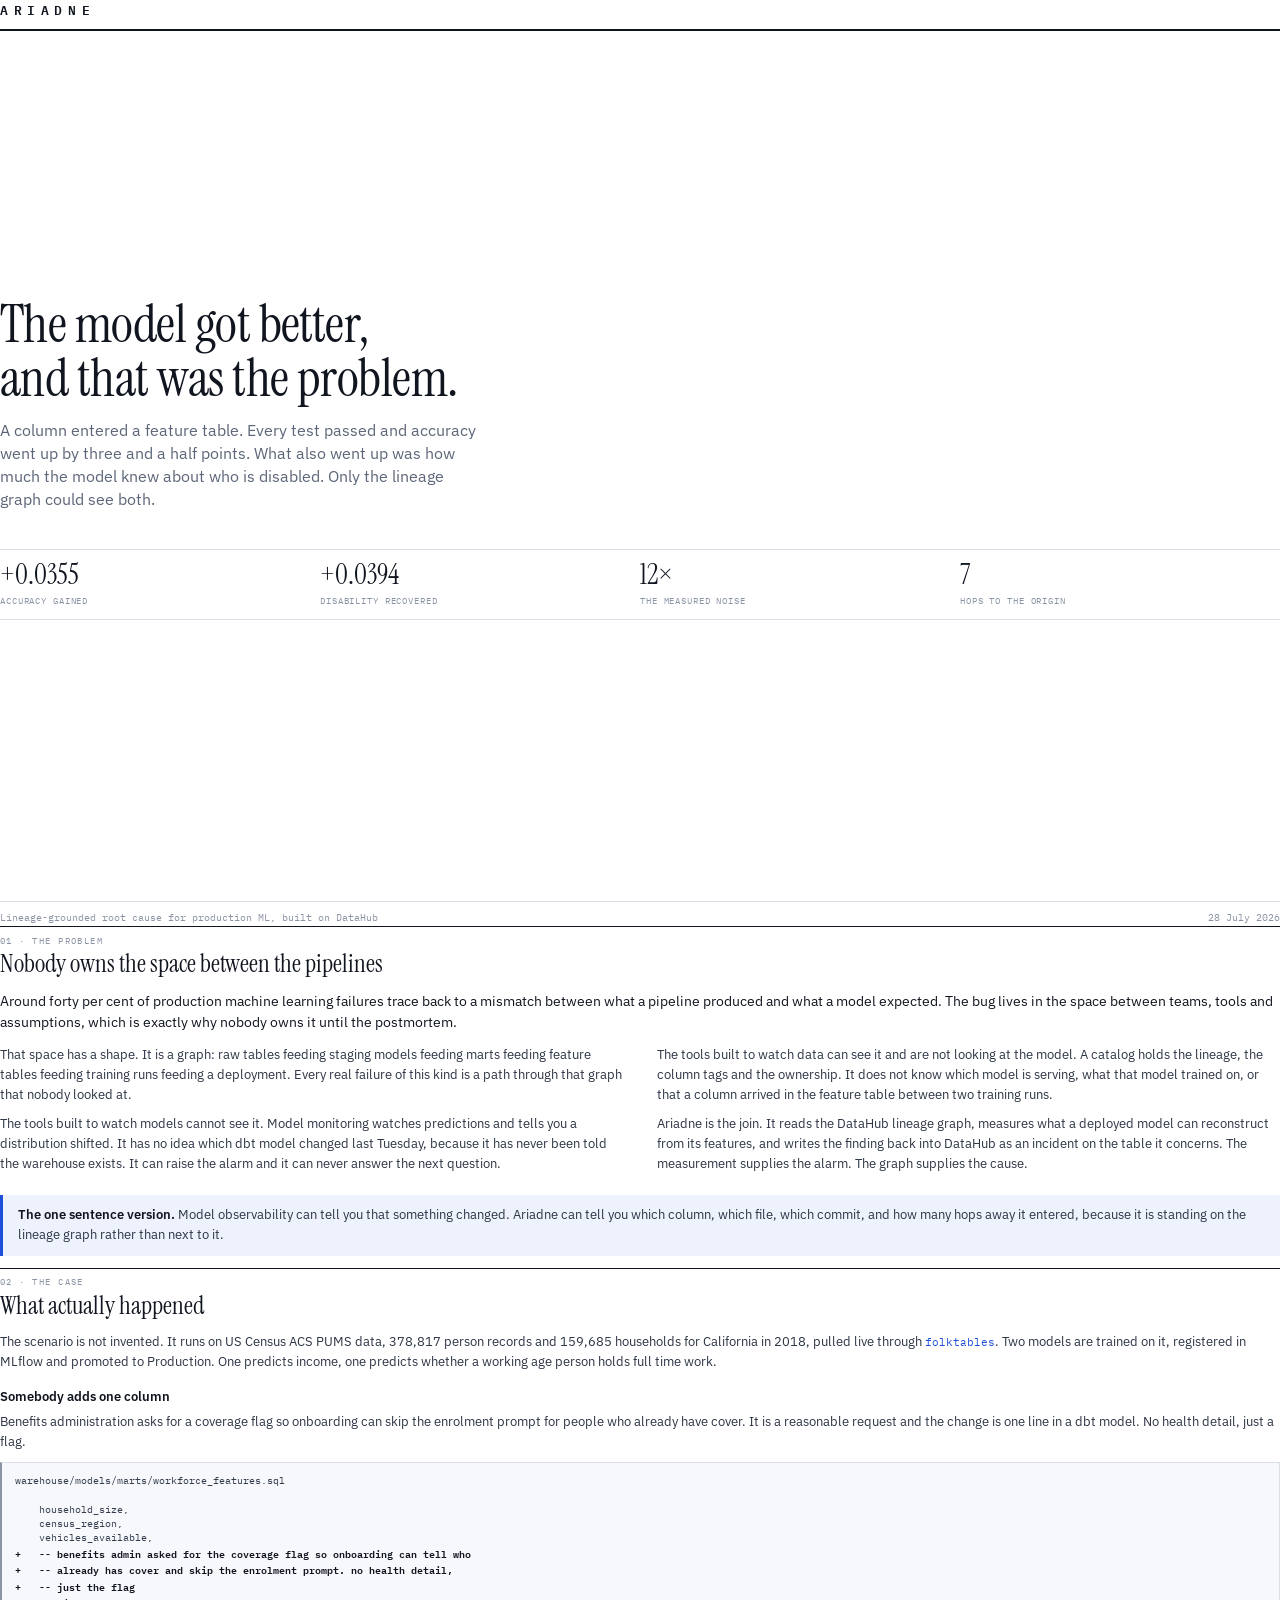
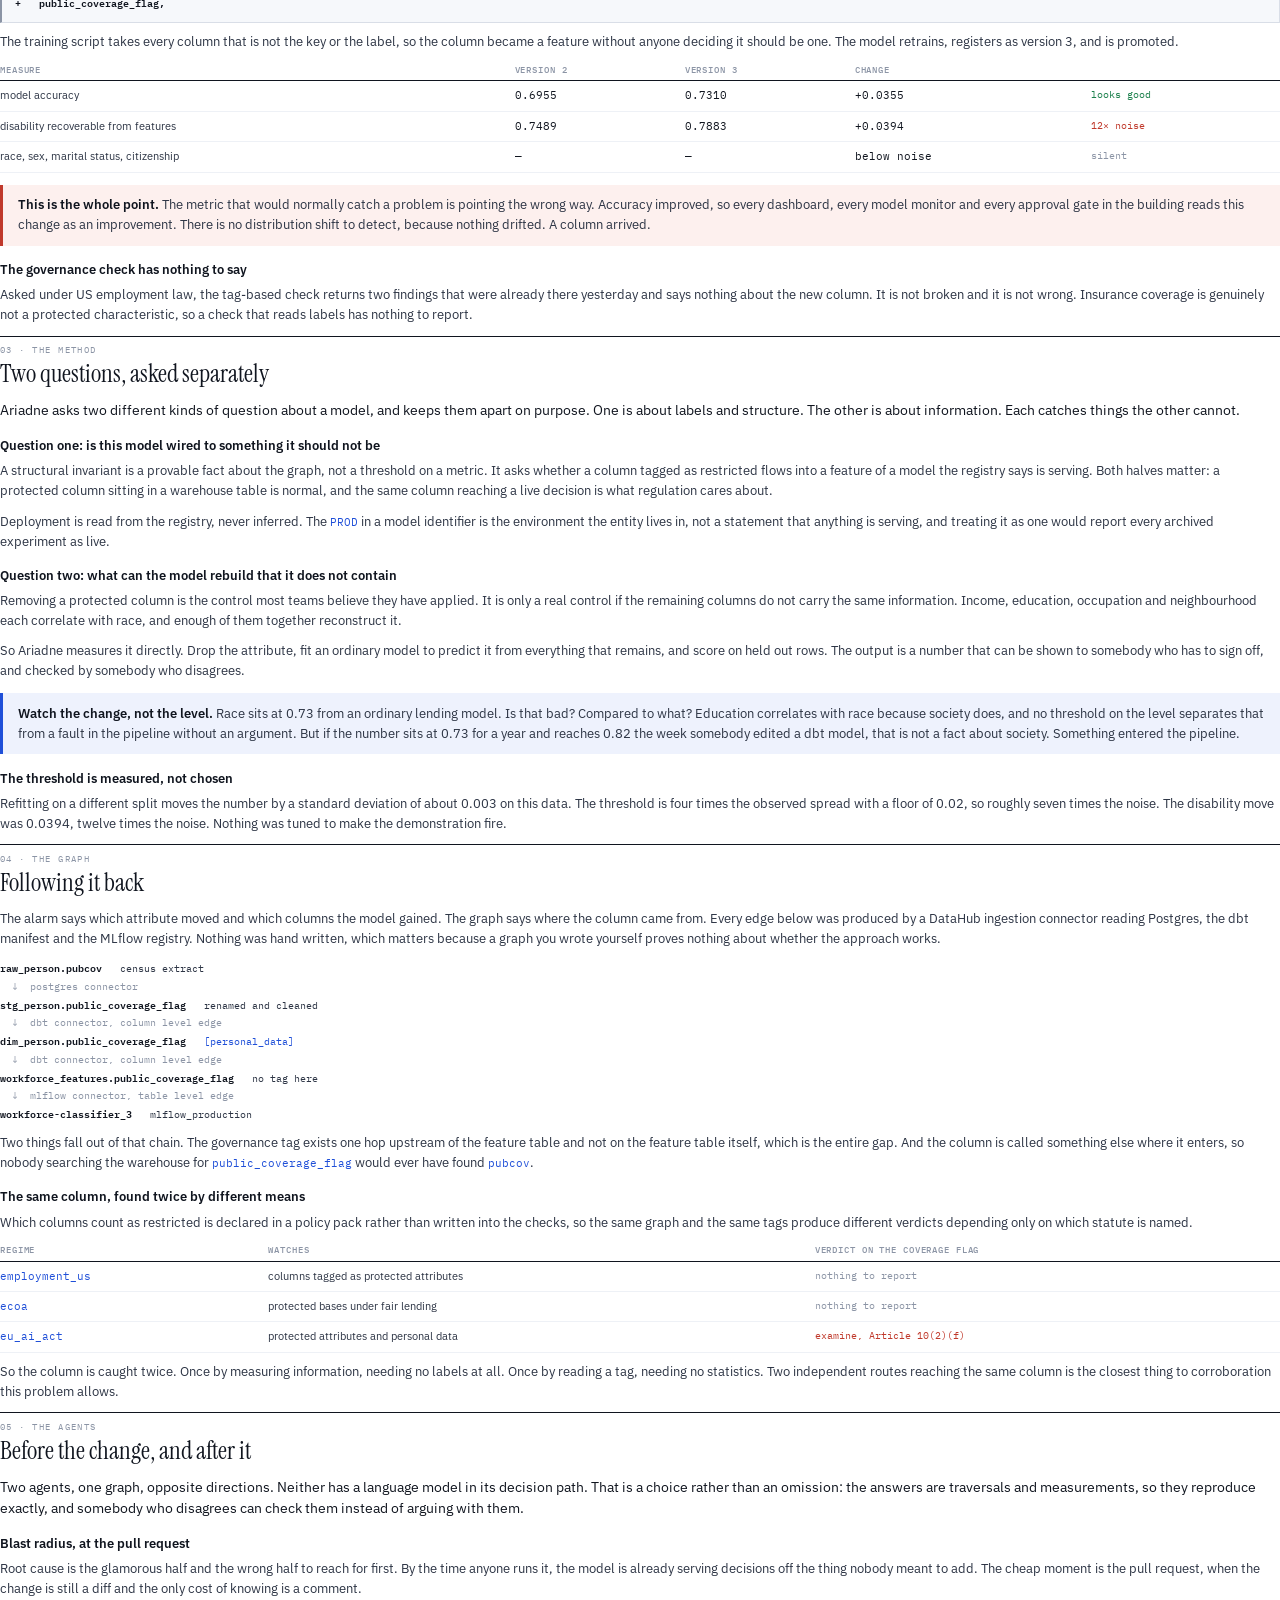
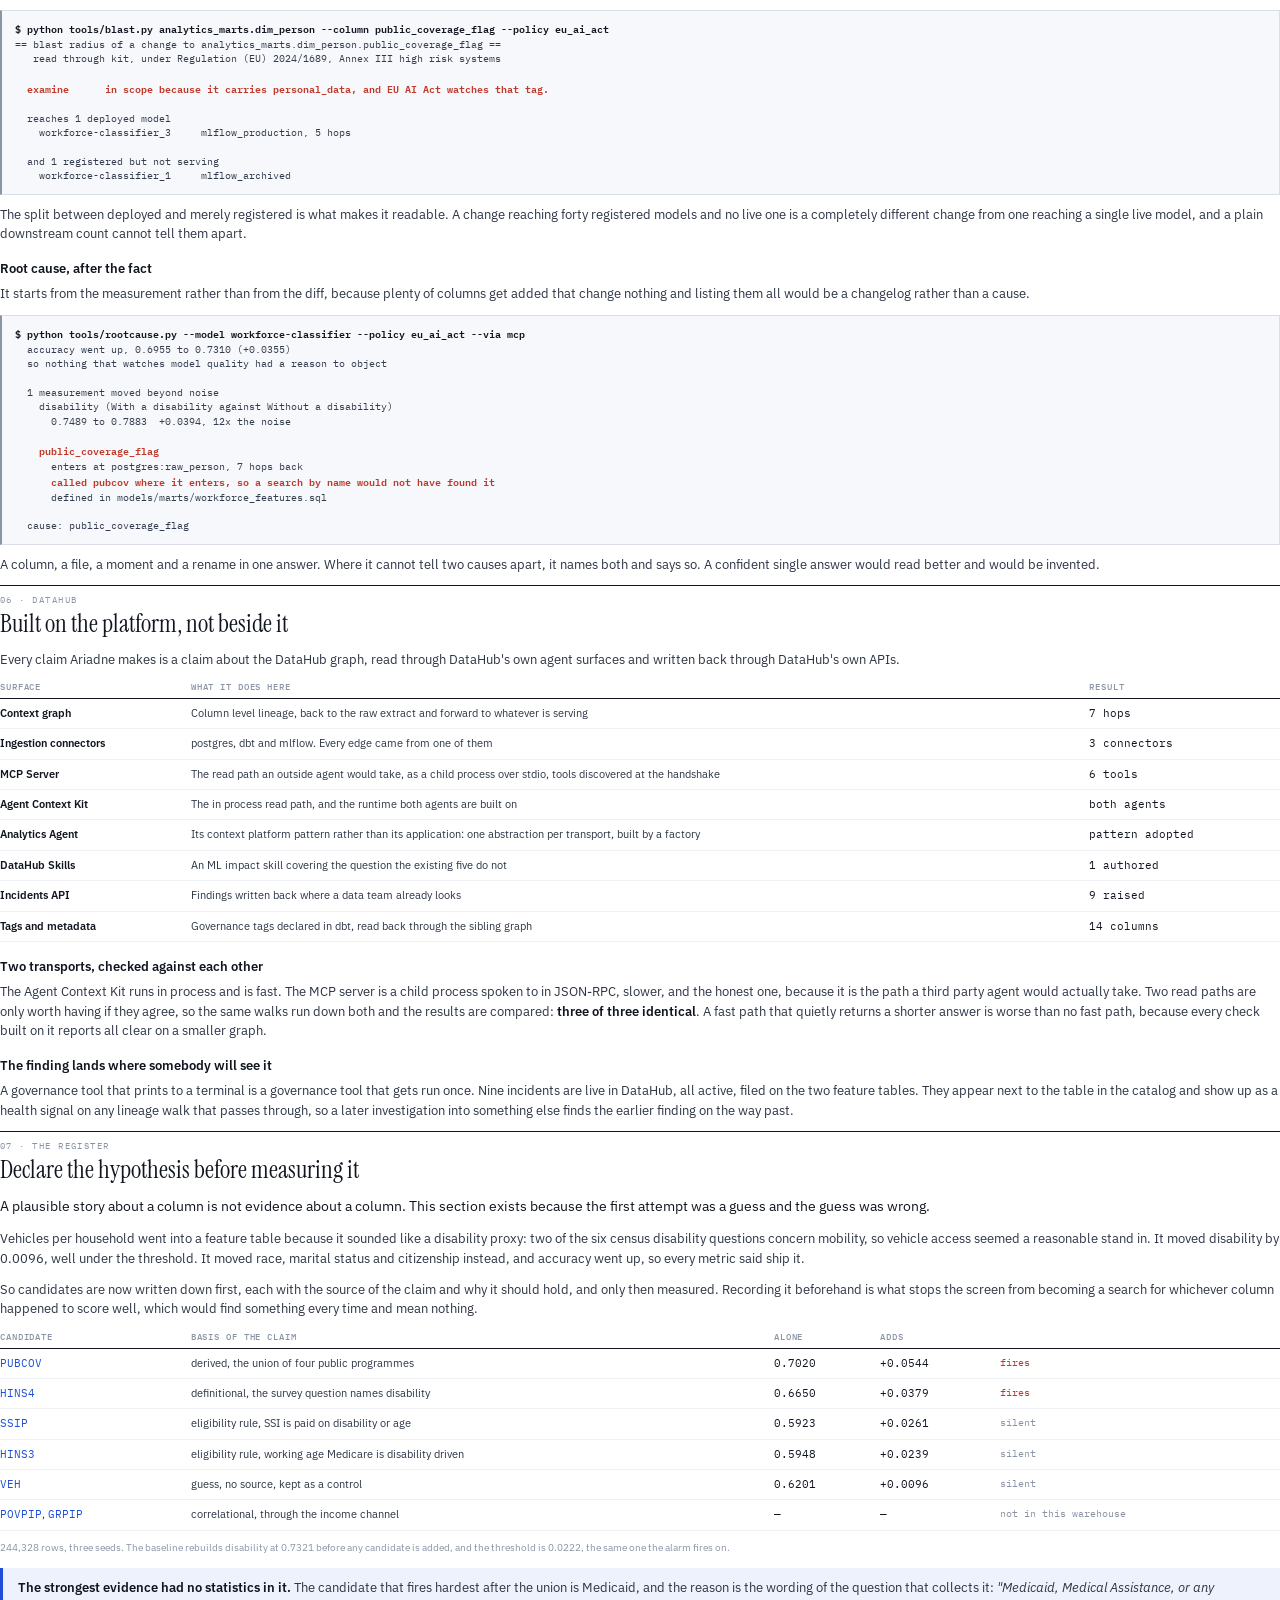
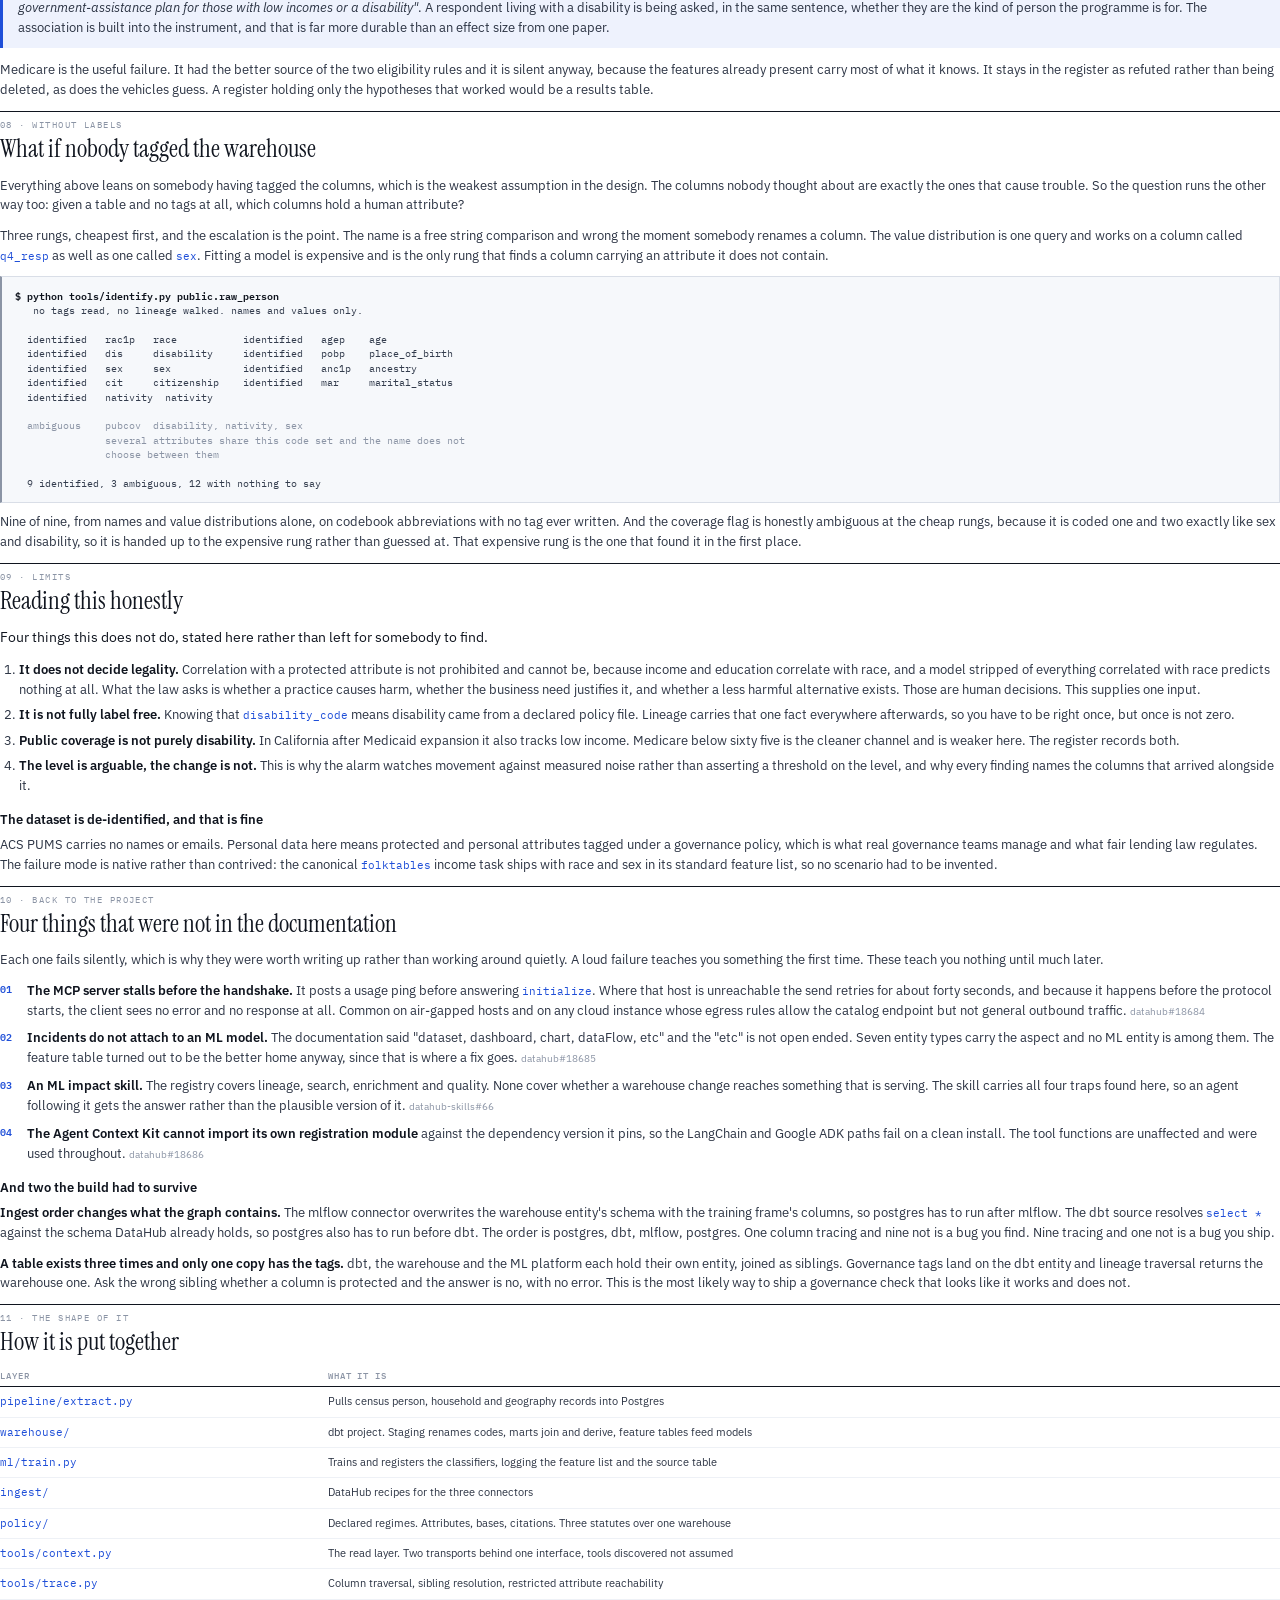
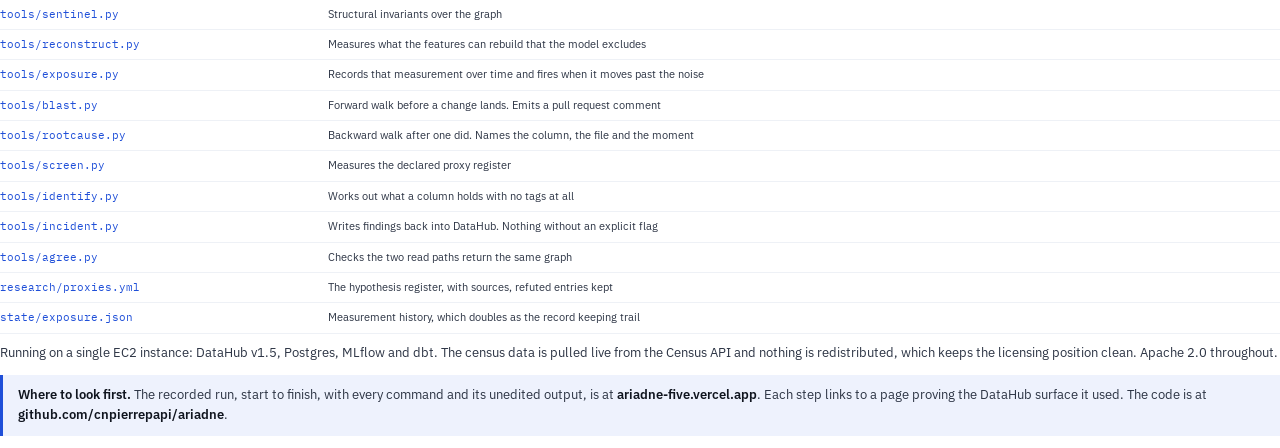
<file: litepaper/litepaper.html>
<!doctype html>
<html lang="en">
<head>
<meta charset="utf-8">
<title>Ariadne</title>
<link rel="preconnect" href="https://fonts.googleapis.com">
<link rel="preconnect" href="https://fonts.gstatic.com" crossorigin>
<link href="https://fonts.googleapis.com/css2?family=Instrument+Serif:ital@0;1&family=IBM+Plex+Mono:wght@400;500;600&family=IBM+Plex+Sans:wght@400;500;600&display=swap" rel="stylesheet">
<style>
  @page { size: A4; margin: 18mm 16mm 16mm; }

  :root {
    --ink: #10151f;
    --body: #2c3444;
    --muted: #5c6678;
    --faint: #8b94a5;
    --rule: #d9dee7;
    --rule-2: #eef1f6;
    --blue: #1f4fd8;
    --blue-soft: #eef2fd;
    --alarm: #c0392b;
    --pos: #1a7f4b;
    --serif: "Instrument Serif", Georgia, "Times New Roman", serif;
    --sans: "IBM Plex Sans", -apple-system, system-ui, sans-serif;
    --mono: "IBM Plex Mono", ui-monospace, Consolas, monospace;
  }

  * { box-sizing: border-box; }

  body {
    margin: 0;
    font-family: var(--sans);
    font-size: 9.6pt;
    line-height: 1.55;
    color: var(--body);
    -webkit-print-color-adjust: exact;
    print-color-adjust: exact;
  }

  h1, h2, h3 { color: var(--ink); }
  p { margin: 0 0 8pt; }
  b, strong { font-weight: 600; color: var(--ink); }
  code { font-family: var(--mono); font-size: 8.4pt; color: var(--blue); }

  /* ---------- cover ---------- */

  .cover {
    height: 245mm;
    display: flex;
    flex-direction: column;
    justify-content: space-between;
    page-break-after: always;
  }
  .cover .top { border-bottom: 2pt solid var(--ink); padding-bottom: 6pt; }
  .wordmark {
    font-family: var(--mono);
    letter-spacing: 0.42em;
    font-size: 10pt;
    font-weight: 600;
    color: var(--ink);
  }
  .cover h1 {
    font-family: var(--serif);
    font-weight: 400;
    font-size: 40pt;
    line-height: 1.02;
    margin: 0 0 10pt;
    letter-spacing: -0.01em;
  }
  .cover .sub {
    font-size: 12pt;
    color: var(--muted);
    max-width: 128mm;
    line-height: 1.45;
    margin: 0;
  }
  .cover .mid { padding: 0 0 4mm; }

  .headline {
    display: grid;
    grid-template-columns: repeat(4, 1fr);
    border-top: 1pt solid var(--rule);
    border-bottom: 1pt solid var(--rule);
    margin: 10mm 0 0;
  }
  .headline div { padding: 7pt 10pt 7pt 0; }
  .headline .n {
    font-family: var(--serif);
    font-size: 21pt;
    color: var(--ink);
    display: block;
    line-height: 1.1;
  }
  .headline .l {
    font-family: var(--mono);
    font-size: 6.6pt;
    letter-spacing: 0.1em;
    text-transform: uppercase;
    color: var(--faint);
  }

  .cover .foot {
    font-family: var(--mono);
    font-size: 7.6pt;
    color: var(--faint);
    border-top: 1pt solid var(--rule);
    padding-top: 6pt;
    display: flex;
    justify-content: space-between;
    gap: 10pt;
  }

  /* ---------- sections ---------- */

  section { page-break-inside: auto; }

  h2 {
    font-family: var(--serif);
    font-weight: 400;
    font-size: 19pt;
    margin: 0 0 3pt;
    line-height: 1.12;
    page-break-after: avoid;
  }
  .kicker {
    font-family: var(--mono);
    font-size: 6.8pt;
    letter-spacing: 0.16em;
    text-transform: uppercase;
    color: var(--faint);
    display: block;
    margin: 0 0 2pt;
  }
  .sec {
    border-top: 1pt solid var(--ink);
    padding-top: 5pt;
    margin: 0 0 9pt;
  }
  h3 {
    font-family: var(--sans);
    font-size: 9.6pt;
    font-weight: 600;
    margin: 11pt 0 4pt;
    page-break-after: avoid;
  }

  .lede { font-size: 10.6pt; color: var(--ink); line-height: 1.5; margin-bottom: 9pt; }
  .two { column-count: 2; column-gap: 9mm; }
  .two p { margin-bottom: 7pt; }

  .break { page-break-before: always; }
  .keep { page-break-inside: avoid; }

  /* ---------- callouts ---------- */

  .callout {
    background: var(--blue-soft);
    border-left: 2.5pt solid var(--blue);
    padding: 8pt 11pt;
    margin: 9pt 0;
    page-break-inside: avoid;
  }
  .callout p:last-child { margin-bottom: 0; }
  .callout.warn { background: #fdf0ee; border-left-color: var(--alarm); }

  pre {
    font-family: var(--mono);
    font-size: 7.6pt;
    line-height: 1.42;
    background: #f6f8fb;
    border: 0.6pt solid var(--rule);
    border-left: 2pt solid var(--faint);
    padding: 8pt 10pt;
    margin: 7pt 0;
    white-space: pre-wrap;
    overflow-wrap: anywhere;
    page-break-inside: avoid;
    color: #333c4d;
  }
  pre .c { color: var(--ink); font-weight: 600; }
  pre .hit { color: var(--alarm); font-weight: 600; }
  pre .dim { color: var(--faint); }

  table {
    width: 100%;
    border-collapse: collapse;
    font-size: 8.4pt;
    margin: 7pt 0;
    page-break-inside: avoid;
  }
  th {
    text-align: left;
    font-family: var(--mono);
    font-size: 6.6pt;
    letter-spacing: 0.1em;
    text-transform: uppercase;
    color: var(--faint);
    font-weight: 500;
    border-bottom: 1pt solid var(--ink);
    padding: 0 7pt 3pt 0;
  }
  td {
    padding: 4.5pt 7pt 4.5pt 0;
    border-bottom: 0.6pt solid var(--rule-2);
    vertical-align: top;
  }
  td.v { font-family: var(--mono); color: var(--ink); white-space: nowrap; }
  td.fire { font-family: var(--mono); color: var(--alarm); font-size: 7.6pt; }
  td.quiet { font-family: var(--mono); color: var(--faint); font-size: 7.6pt; }
  td.ok { font-family: var(--mono); color: var(--pos); font-size: 7.6pt; }

  ul, ol { margin: 5pt 0 8pt; padding-left: 14pt; }
  li { margin-bottom: 4pt; }

  .steps { list-style: none; padding: 0; counter-reset: s; }
  .steps li {
    counter-increment: s;
    padding-left: 20pt;
    position: relative;
    margin-bottom: 6pt;
    page-break-inside: avoid;
  }
  .steps li::before {
    content: counter(s, decimal-leading-zero);
    position: absolute;
    left: 0;
    top: 0.5pt;
    font-family: var(--mono);
    font-size: 7.4pt;
    color: var(--blue);
    font-weight: 600;
  }

  .chain {
    font-family: var(--mono);
    font-size: 7.6pt;
    line-height: 1.75;
    margin: 7pt 0;
    page-break-inside: avoid;
  }
  .chain .arrow { color: var(--faint); }
  .chain .tag { color: var(--blue); }

  .foot-note { font-size: 7.6pt; color: var(--faint); margin-top: 4pt; }
  a { color: var(--blue); text-decoration: none; }
</style>
</head>
<body>

<!-- ============ COVER ============ -->
<div class="cover">
  <div class="top"><span class="wordmark">ARIADNE</span></div>

  <div class="mid">
    <h1>The model got better,<br>and that was the problem.</h1>
    <p class="sub">
      A column entered a feature table. Every test passed and accuracy went up by three and a
      half points. What also went up was how much the model knew about who is disabled. Only
      the lineage graph could see both.
    </p>

    <div class="headline">
      <div><span class="n">+0.0355</span><span class="l">accuracy gained</span></div>
      <div><span class="n">+0.0394</span><span class="l">disability recovered</span></div>
      <div><span class="n">12&times;</span><span class="l">the measured noise</span></div>
      <div><span class="n">7</span><span class="l">hops to the origin</span></div>
    </div>
  </div>

  <div class="foot">
    <span>Lineage-grounded root cause for production ML, built on DataHub</span>
    <span>28 July 2026</span>
  </div>
</div>

<!-- ============ 1 ============ -->
<section>
  <div class="sec"><span class="kicker">01 &middot; the problem</span>
  <h2>Nobody owns the space between the pipelines</h2></div>

  <p class="lede">
    Around forty per cent of production machine learning failures trace back to a mismatch
    between what a pipeline produced and what a model expected. The bug lives in the space
    between teams, tools and assumptions, which is exactly why nobody owns it until the
    postmortem.
  </p>

  <div class="two">
    <p>
      That space has a shape. It is a graph: raw tables feeding staging models feeding marts
      feeding feature tables feeding training runs feeding a deployment. Every real failure of
      this kind is a path through that graph that nobody looked at.
    </p>
    <p>
      The tools built to watch models cannot see it. Model monitoring watches predictions and
      tells you a distribution shifted. It has no idea which dbt model changed last Tuesday,
      because it has never been told the warehouse exists. It can raise the alarm and it can
      never answer the next question.
    </p>
    <p>
      The tools built to watch data can see it and are not looking at the model. A catalog
      holds the lineage, the column tags and the ownership. It does not know which model is
      serving, what that model trained on, or that a column arrived in the feature table
      between two training runs.
    </p>
    <p>
      Ariadne is the join. It reads the DataHub lineage graph, measures what a deployed model
      can reconstruct from its features, and writes the finding back into DataHub as an
      incident on the table it concerns. The measurement supplies the alarm. The graph supplies
      the cause.
    </p>
  </div>

  <div class="callout">
    <p>
      <b>The one sentence version.</b> Model observability can tell you that something changed.
      Ariadne can tell you which column, which file, which commit, and how many hops away it
      entered, because it is standing on the lineage graph rather than next to it.
    </p>
  </div>
</section>

<!-- ============ 2 ============ -->
<section>
  <div class="sec"><span class="kicker">02 &middot; the case</span>
  <h2>What actually happened</h2></div>

  <p>
    The scenario is not invented. It runs on US Census ACS PUMS data, 378,817 person records
    and 159,685 households for California in 2018, pulled live through <code>folktables</code>.
    Two models are trained on it, registered in MLflow and promoted to Production. One predicts
    income, one predicts whether a working age person holds full time work.
  </p>

  <h3>Somebody adds one column</h3>
  <p>
    Benefits administration asks for a coverage flag so onboarding can skip the enrolment
    prompt for people who already have cover. It is a reasonable request and the change is one
    line in a dbt model. No health detail, just a flag.
  </p>

  <pre>warehouse/models/marts/workforce_features.sql

    household_size,
    census_region,
    vehicles_available,
<span class="c">+   -- benefits admin asked for the coverage flag so onboarding can tell who
+   -- already has cover and skip the enrolment prompt. no health detail,
+   -- just the flag
+   public_coverage_flag,</span></pre>

  <p>
    The training script takes every column that is not the key or the label, so the column
    became a feature without anyone deciding it should be one. The model retrains, registers
    as version 3, and is promoted.
  </p>

  <table>
    <thead><tr><th>measure</th><th>version 2</th><th>version 3</th><th>change</th><th></th></tr></thead>
    <tbody>
      <tr><td>model accuracy</td><td class="v">0.6955</td><td class="v">0.7310</td><td class="v">+0.0355</td><td class="ok">looks good</td></tr>
      <tr><td>disability recoverable from features</td><td class="v">0.7489</td><td class="v">0.7883</td><td class="v">+0.0394</td><td class="fire">12&times; noise</td></tr>
      <tr><td>race, sex, marital status, citizenship</td><td class="v">&mdash;</td><td class="v">&mdash;</td><td class="v">below noise</td><td class="quiet">silent</td></tr>
    </tbody>
  </table>

  <div class="callout warn">
    <p>
      <b>This is the whole point.</b> The metric that would normally catch a problem is pointing
      the wrong way. Accuracy improved, so every dashboard, every model monitor and every
      approval gate in the building reads this change as an improvement. There is no
      distribution shift to detect, because nothing drifted. A column arrived.
    </p>
  </div>

  <h3>The governance check has nothing to say</h3>
  <p>
    Asked under US employment law, the tag-based check returns two findings that were already
    there yesterday and says nothing about the new column. It is not broken and it is not
    wrong. Insurance coverage is genuinely not a protected characteristic, so a check that
    reads labels has nothing to report.
  </p>
</section>

<!-- ============ 3 ============ -->
<section class="break">
  <div class="sec"><span class="kicker">03 &middot; the method</span>
  <h2>Two questions, asked separately</h2></div>

  <p class="lede">
    Ariadne asks two different kinds of question about a model, and keeps them apart on
    purpose. One is about labels and structure. The other is about information. Each catches
    things the other cannot.
  </p>

  <h3>Question one: is this model wired to something it should not be</h3>
  <p>
    A structural invariant is a provable fact about the graph, not a threshold on a metric.
    It asks whether a column tagged as restricted flows into a feature of a model the registry
    says is serving. Both halves matter: a protected column sitting in a warehouse table is
    normal, and the same column reaching a live decision is what regulation cares about.
  </p>
  <p>
    Deployment is read from the registry, never inferred. The <code>PROD</code> in a model
    identifier is the environment the entity lives in, not a statement that anything is
    serving, and treating it as one would report every archived experiment as live.
  </p>

  <h3>Question two: what can the model rebuild that it does not contain</h3>
  <p>
    Removing a protected column is the control most teams believe they have applied. It is
    only a real control if the remaining columns do not carry the same information. Income,
    education, occupation and neighbourhood each correlate with race, and enough of them
    together reconstruct it.
  </p>
  <p>
    So Ariadne measures it directly. Drop the attribute, fit an ordinary model to predict it
    from everything that remains, and score on held out rows. The output is a number that can
    be shown to somebody who has to sign off, and checked by somebody who disagrees.
  </p>

  <div class="callout">
    <p>
      <b>Watch the change, not the level.</b> Race sits at 0.73 from an ordinary lending model.
      Is that bad? Compared to what? Education correlates with race because society does, and
      no threshold on the level separates that from a fault in the pipeline without an
      argument. But if the number sits at 0.73 for a year and reaches 0.82 the week somebody
      edited a dbt model, that is not a fact about society. Something entered the pipeline.
    </p>
  </div>

  <h3>The threshold is measured, not chosen</h3>
  <p>
    Refitting on a different split moves the number by a standard deviation of about 0.003 on
    this data. The threshold is four times the observed spread with a floor of 0.02, so roughly
    seven times the noise. The disability move was 0.0394, twelve times the noise. Nothing was
    tuned to make the demonstration fire.
  </p>
</section>

<!-- ============ 4 ============ -->
<section>
  <div class="sec"><span class="kicker">04 &middot; the graph</span>
  <h2>Following it back</h2></div>

  <p>
    The alarm says which attribute moved and which columns the model gained. The graph says
    where the column came from. Every edge below was produced by a DataHub ingestion connector
    reading Postgres, the dbt manifest and the MLflow registry. Nothing was hand written, which
    matters because a graph you wrote yourself proves nothing about whether the approach works.
  </p>

  <div class="chain">
    <b>raw_person.pubcov</b> <span class="dim">&nbsp;&nbsp;census extract</span><br>
    <span class="arrow">&nbsp;&nbsp;&darr;&nbsp; postgres connector</span><br>
    <b>stg_person.public_coverage_flag</b> <span class="dim">&nbsp;&nbsp;renamed and cleaned</span><br>
    <span class="arrow">&nbsp;&nbsp;&darr;&nbsp; dbt connector, column level edge</span><br>
    <b>dim_person.public_coverage_flag</b> <span class="tag">&nbsp;&nbsp;[personal_data]</span><br>
    <span class="arrow">&nbsp;&nbsp;&darr;&nbsp; dbt connector, column level edge</span><br>
    <b>workforce_features.public_coverage_flag</b> <span class="dim">&nbsp;&nbsp;no tag here</span><br>
    <span class="arrow">&nbsp;&nbsp;&darr;&nbsp; mlflow connector, table level edge</span><br>
    <b>workforce-classifier_3</b> <span class="dim">&nbsp;&nbsp;mlflow_production</span>
  </div>

  <p>
    Two things fall out of that chain. The governance tag exists one hop upstream of the
    feature table and not on the feature table itself, which is the entire gap. And the column
    is called something else where it enters, so nobody searching the warehouse for
    <code>public_coverage_flag</code> would ever have found <code>pubcov</code>.
  </p>

  <h3>The same column, found twice by different means</h3>
  <p>
    Which columns count as restricted is declared in a policy pack rather than written into the
    checks, so the same graph and the same tags produce different verdicts depending only on
    which statute is named.
  </p>

  <table>
    <thead><tr><th>regime</th><th>watches</th><th>verdict on the coverage flag</th></tr></thead>
    <tbody>
      <tr><td><code>employment_us</code></td><td>columns tagged as protected attributes</td><td class="quiet">nothing to report</td></tr>
      <tr><td><code>ecoa</code></td><td>protected bases under fair lending</td><td class="quiet">nothing to report</td></tr>
      <tr><td><code>eu_ai_act</code></td><td>protected attributes and personal data</td><td class="fire">examine, Article 10(2)(f)</td></tr>
    </tbody>
  </table>

  <p>
    So the column is caught twice. Once by measuring information, needing no labels at all.
    Once by reading a tag, needing no statistics. Two independent routes reaching the same
    column is the closest thing to corroboration this problem allows.
  </p>
</section>

<!-- ============ 5 ============ -->
<section class="break">
  <div class="sec"><span class="kicker">05 &middot; the agents</span>
  <h2>Before the change, and after it</h2></div>

  <p class="lede">
    Two agents, one graph, opposite directions. Neither has a language model in its decision
    path. That is a choice rather than an omission: the answers are traversals and
    measurements, so they reproduce exactly, and somebody who disagrees can check them instead
    of arguing with them.
  </p>

  <h3>Blast radius, at the pull request</h3>
  <p>
    Root cause is the glamorous half and the wrong half to reach for first. By the time anyone
    runs it, the model is already serving decisions off the thing nobody meant to add. The
    cheap moment is the pull request, when the change is still a diff and the only cost of
    knowing is a comment.
  </p>

  <pre><span class="c">$ python tools/blast.py analytics_marts.dim_person --column public_coverage_flag --policy eu_ai_act</span>
== blast radius of a change to analytics_marts.dim_person.public_coverage_flag ==
   read through kit, under Regulation (EU) 2024/1689, Annex III high risk systems

  <span class="hit">examine      in scope because it carries personal_data, and EU AI Act watches that tag.</span>

  reaches 1 deployed model
    workforce-classifier_3     mlflow_production, 5 hops

  and 1 registered but not serving
    workforce-classifier_1     mlflow_archived</pre>

  <p>
    The split between deployed and merely registered is what makes it readable. A change
    reaching forty registered models and no live one is a completely different change from one
    reaching a single live model, and a plain downstream count cannot tell them apart.
  </p>

  <h3>Root cause, after the fact</h3>
  <p>
    It starts from the measurement rather than from the diff, because plenty of columns get
    added that change nothing and listing them all would be a changelog rather than a cause.
  </p>

  <pre><span class="c">$ python tools/rootcause.py --model workforce-classifier --policy eu_ai_act --via mcp</span>
  accuracy went up, 0.6955 to 0.7310 (+0.0355)
  so nothing that watches model quality had a reason to object

  1 measurement moved beyond noise
    disability (With a disability against Without a disability)
      0.7489 to 0.7883  +0.0394, 12x the noise

    <span class="hit">public_coverage_flag</span>
      enters at postgres:raw_person, 7 hops back
      <span class="hit">called pubcov where it enters, so a search by name would not have found it</span>
      defined in models/marts/workforce_features.sql

  cause: public_coverage_flag</pre>

  <p>
    A column, a file, a moment and a rename in one answer. Where it cannot tell two causes
    apart, it names both and says so. A confident single answer would read better and would be
    invented.
  </p>
</section>

<!-- ============ 6 ============ -->
<section>
  <div class="sec"><span class="kicker">06 &middot; datahub</span>
  <h2>Built on the platform, not beside it</h2></div>

  <p>
    Every claim Ariadne makes is a claim about the DataHub graph, read through DataHub's own
    agent surfaces and written back through DataHub's own APIs.
  </p>

  <table>
    <thead><tr><th>surface</th><th>what it does here</th><th>result</th></tr></thead>
    <tbody>
      <tr><td><b>Context graph</b></td><td>Column level lineage, back to the raw extract and forward to whatever is serving</td><td class="v">7 hops</td></tr>
      <tr><td><b>Ingestion connectors</b></td><td>postgres, dbt and mlflow. Every edge came from one of them</td><td class="v">3 connectors</td></tr>
      <tr><td><b>MCP Server</b></td><td>The read path an outside agent would take, as a child process over stdio, tools discovered at the handshake</td><td class="v">6 tools</td></tr>
      <tr><td><b>Agent Context Kit</b></td><td>The in process read path, and the runtime both agents are built on</td><td class="v">both agents</td></tr>
      <tr><td><b>Analytics Agent</b></td><td>Its context platform pattern rather than its application: one abstraction per transport, built by a factory</td><td class="v">pattern adopted</td></tr>
      <tr><td><b>DataHub Skills</b></td><td>An ML impact skill covering the question the existing five do not</td><td class="v">1 authored</td></tr>
      <tr><td><b>Incidents API</b></td><td>Findings written back where a data team already looks</td><td class="v">9 raised</td></tr>
      <tr><td><b>Tags and metadata</b></td><td>Governance tags declared in dbt, read back through the sibling graph</td><td class="v">14 columns</td></tr>
    </tbody>
  </table>

  <h3>Two transports, checked against each other</h3>
  <p>
    The Agent Context Kit runs in process and is fast. The MCP server is a child process spoken
    to in JSON-RPC, slower, and the honest one, because it is the path a third party agent
    would actually take. Two read paths are only worth having if they agree, so the same walks
    run down both and the results are compared: <b>three of three identical</b>. A fast path
    that quietly returns a shorter answer is worse than no fast path, because every check built
    on it reports all clear on a smaller graph.
  </p>

  <h3>The finding lands where somebody will see it</h3>
  <p>
    A governance tool that prints to a terminal is a governance tool that gets run once. Nine
    incidents are live in DataHub, all active, filed on the two feature tables. They appear
    next to the table in the catalog and show up as a health signal on any lineage walk that
    passes through, so a later investigation into something else finds the earlier finding on
    the way past.
  </p>
</section>

<!-- ============ 7 ============ -->
<section class="break">
  <div class="sec"><span class="kicker">07 &middot; the register</span>
  <h2>Declare the hypothesis before measuring it</h2></div>

  <p class="lede">
    A plausible story about a column is not evidence about a column. This section exists
    because the first attempt was a guess and the guess was wrong.
  </p>

  <p>
    Vehicles per household went into a feature table because it sounded like a disability
    proxy: two of the six census disability questions concern mobility, so vehicle access
    seemed a reasonable stand in. It moved disability by 0.0096, well under the threshold. It
    moved race, marital status and citizenship instead, and accuracy went up, so every metric
    said ship it.
  </p>

  <p>
    So candidates are now written down first, each with the source of the claim and why it
    should hold, and only then measured. Recording it beforehand is what stops the screen from
    becoming a search for whichever column happened to score well, which would find something
    every time and mean nothing.
  </p>

  <table>
    <thead><tr><th>candidate</th><th>basis of the claim</th><th>alone</th><th>adds</th><th></th></tr></thead>
    <tbody>
      <tr><td><code>PUBCOV</code></td><td>derived, the union of four public programmes</td><td class="v">0.7020</td><td class="v">+0.0544</td><td class="fire">fires</td></tr>
      <tr><td><code>HINS4</code></td><td>definitional, the survey question names disability</td><td class="v">0.6650</td><td class="v">+0.0379</td><td class="fire">fires</td></tr>
      <tr><td><code>SSIP</code></td><td>eligibility rule, SSI is paid on disability or age</td><td class="v">0.5923</td><td class="v">+0.0261</td><td class="quiet">silent</td></tr>
      <tr><td><code>HINS3</code></td><td>eligibility rule, working age Medicare is disability driven</td><td class="v">0.5948</td><td class="v">+0.0239</td><td class="quiet">silent</td></tr>
      <tr><td><code>VEH</code></td><td>guess, no source, kept as a control</td><td class="v">0.6201</td><td class="v">+0.0096</td><td class="quiet">silent</td></tr>
      <tr><td><code>POVPIP</code>, <code>GRPIP</code></td><td>correlational, through the income channel</td><td class="v">&mdash;</td><td class="v">&mdash;</td><td class="quiet">not in this warehouse</td></tr>
    </tbody>
  </table>

  <p class="foot-note">
    244,328 rows, three seeds. The baseline rebuilds disability at 0.7321 before any candidate
    is added, and the threshold is 0.0222, the same one the alarm fires on.
  </p>

  <div class="callout">
    <p>
      <b>The strongest evidence had no statistics in it.</b> The candidate that fires hardest
      after the union is Medicaid, and the reason is the wording of the question that collects
      it: <i>"Medicaid, Medical Assistance, or any government-assistance plan for those with
      low incomes or a disability"</i>. A respondent living with a disability is being asked, in
      the same sentence, whether they are the kind of person the programme is for. The
      association is built into the instrument, and that is far more durable than an effect
      size from one paper.
    </p>
  </div>

  <p>
    Medicare is the useful failure. It had the better source of the two eligibility rules and
    it is silent anyway, because the features already present carry most of what it knows. It
    stays in the register as refuted rather than being deleted, as does the vehicles guess. A
    register holding only the hypotheses that worked would be a results table.
  </p>
</section>

<!-- ============ 8 ============ -->
<section>
  <div class="sec"><span class="kicker">08 &middot; without labels</span>
  <h2>What if nobody tagged the warehouse</h2></div>

  <p>
    Everything above leans on somebody having tagged the columns, which is the weakest
    assumption in the design. The columns nobody thought about are exactly the ones that cause
    trouble. So the question runs the other way too: given a table and no tags at all, which
    columns hold a human attribute?
  </p>

  <p>
    Three rungs, cheapest first, and the escalation is the point. The name is a free string
    comparison and wrong the moment somebody renames a column. The value distribution is one
    query and works on a column called <code>q4_resp</code> as well as one called
    <code>sex</code>. Fitting a model is expensive and is the only rung that finds a column
    carrying an attribute it does not contain.
  </p>

  <pre><span class="c">$ python tools/identify.py public.raw_person</span>
   no tags read, no lineage walked. names and values only.

  identified   rac1p   race           identified   agep    age
  identified   dis     disability     identified   pobp    place_of_birth
  identified   sex     sex            identified   anc1p   ancestry
  identified   cit     citizenship    identified   mar     marital_status
  identified   nativity  nativity

  <span class="dim">ambiguous    pubcov  disability, nativity, sex
               several attributes share this code set and the name does not
               choose between them</span>

  9 identified, 3 ambiguous, 12 with nothing to say</pre>

  <p>
    Nine of nine, from names and value distributions alone, on codebook abbreviations with no
    tag ever written. And the coverage flag is honestly ambiguous at the cheap rungs, because
    it is coded one and two exactly like sex and disability, so it is handed up to the
    expensive rung rather than guessed at. That expensive rung is the one that found it in the
    first place.
  </p>
</section>

<!-- ============ 9 ============ -->
<section>
  <div class="sec"><span class="kicker">09 &middot; limits</span>
  <h2>Reading this honestly</h2></div>

  <p class="lede">
    Four things this does not do, stated here rather than left for somebody to find.
  </p>

  <ol>
    <li>
      <b>It does not decide legality.</b> Correlation with a protected attribute is not
      prohibited and cannot be, because income and education correlate with race, and a model
      stripped of everything correlated with race predicts nothing at all. What the law asks is
      whether a practice causes harm, whether the business need justifies it, and whether a
      less harmful alternative exists. Those are human decisions. This supplies one input.
    </li>
    <li>
      <b>It is not fully label free.</b> Knowing that <code>disability_code</code> means
      disability came from a declared policy file. Lineage carries that one fact everywhere
      afterwards, so you have to be right once, but once is not zero.
    </li>
    <li>
      <b>Public coverage is not purely disability.</b> In California after Medicaid expansion it
      also tracks low income. Medicare below sixty five is the cleaner channel and is weaker
      here. The register records both.
    </li>
    <li>
      <b>The level is arguable, the change is not.</b> This is why the alarm watches movement
      against measured noise rather than asserting a threshold on the level, and why every
      finding names the columns that arrived alongside it.
    </li>
  </ol>

  <h3>The dataset is de-identified, and that is fine</h3>
  <p>
    ACS PUMS carries no names or emails. Personal data here means protected and personal
    attributes tagged under a governance policy, which is what real governance teams manage and
    what fair lending law regulates. The failure mode is native rather than contrived: the
    canonical <code>folktables</code> income task ships with race and sex in its standard
    feature list, so no scenario had to be invented.
  </p>
</section>

<!-- ============ 10 ============ -->
<section class="break">
  <div class="sec"><span class="kicker">10 &middot; back to the project</span>
  <h2>Four things that were not in the documentation</h2></div>

  <p>
    Each one fails silently, which is why they were worth writing up rather than working around
    quietly. A loud failure teaches you something the first time. These teach you nothing until
    much later.
  </p>

  <ol class="steps">
    <li>
      <b>The MCP server stalls before the handshake.</b> It posts a usage ping before answering
      <code>initialize</code>. Where that host is unreachable the send retries for about forty
      seconds, and because it happens before the protocol starts, the client sees no error and
      no response at all. Common on air-gapped hosts and on any cloud instance whose egress
      rules allow the catalog endpoint but not general outbound traffic.
      <span class="foot-note">datahub#18684</span>
    </li>
    <li>
      <b>Incidents do not attach to an ML model.</b> The documentation said "dataset, dashboard,
      chart, dataFlow, etc" and the "etc" is not open ended. Seven entity types carry the
      aspect and no ML entity is among them. The feature table turned out to be the better home
      anyway, since that is where a fix goes.
      <span class="foot-note">datahub#18685</span>
    </li>
    <li>
      <b>An ML impact skill.</b> The registry covers lineage, search, enrichment and quality.
      None cover whether a warehouse change reaches something that is serving. The skill
      carries all four traps found here, so an agent following it gets the answer rather than
      the plausible version of it.
      <span class="foot-note">datahub-skills#66</span>
    </li>
    <li>
      <b>The Agent Context Kit cannot import its own registration module</b> against the
      dependency version it pins, so the LangChain and Google ADK paths fail on a clean
      install. The tool functions are unaffected and were used throughout.
      <span class="foot-note">datahub#18686</span>
    </li>
  </ol>

  <h3>And two the build had to survive</h3>
  <p>
    <b>Ingest order changes what the graph contains.</b> The mlflow connector overwrites the
    warehouse entity's schema with the training frame's columns, so postgres has to run after
    mlflow. The dbt source resolves <code>select *</code> against the schema DataHub already
    holds, so postgres also has to run before dbt. The order is postgres, dbt, mlflow, postgres.
    One column tracing and nine not is a bug you find. Nine tracing and one not is a bug you
    ship.
  </p>
  <p>
    <b>A table exists three times and only one copy has the tags.</b> dbt, the warehouse and the
    ML platform each hold their own entity, joined as siblings. Governance tags land on the dbt
    entity and lineage traversal returns the warehouse one. Ask the wrong sibling whether a
    column is protected and the answer is no, with no error. This is the most likely way to
    ship a governance check that looks like it works and does not.
  </p>
</section>

<!-- ============ 11 ============ -->
<section>
  <div class="sec"><span class="kicker">11 &middot; the shape of it</span>
  <h2>How it is put together</h2></div>

  <table>
    <thead><tr><th>layer</th><th>what it is</th></tr></thead>
    <tbody>
      <tr><td><code>pipeline/extract.py</code></td><td>Pulls census person, household and geography records into Postgres</td></tr>
      <tr><td><code>warehouse/</code></td><td>dbt project. Staging renames codes, marts join and derive, feature tables feed models</td></tr>
      <tr><td><code>ml/train.py</code></td><td>Trains and registers the classifiers, logging the feature list and the source table</td></tr>
      <tr><td><code>ingest/</code></td><td>DataHub recipes for the three connectors</td></tr>
      <tr><td><code>policy/</code></td><td>Declared regimes. Attributes, bases, citations. Three statutes over one warehouse</td></tr>
      <tr><td><code>tools/context.py</code></td><td>The read layer. Two transports behind one interface, tools discovered not assumed</td></tr>
      <tr><td><code>tools/trace.py</code></td><td>Column traversal, sibling resolution, restricted attribute reachability</td></tr>
      <tr><td><code>tools/sentinel.py</code></td><td>Structural invariants over the graph</td></tr>
      <tr><td><code>tools/reconstruct.py</code></td><td>Measures what the features can rebuild that the model excludes</td></tr>
      <tr><td><code>tools/exposure.py</code></td><td>Records that measurement over time and fires when it moves past the noise</td></tr>
      <tr><td><code>tools/blast.py</code></td><td>Forward walk before a change lands. Emits a pull request comment</td></tr>
      <tr><td><code>tools/rootcause.py</code></td><td>Backward walk after one did. Names the column, the file and the moment</td></tr>
      <tr><td><code>tools/screen.py</code></td><td>Measures the declared proxy register</td></tr>
      <tr><td><code>tools/identify.py</code></td><td>Works out what a column holds with no tags at all</td></tr>
      <tr><td><code>tools/incident.py</code></td><td>Writes findings back into DataHub. Nothing without an explicit flag</td></tr>
      <tr><td><code>tools/agree.py</code></td><td>Checks the two read paths return the same graph</td></tr>
      <tr><td><code>research/proxies.yml</code></td><td>The hypothesis register, with sources, refuted entries kept</td></tr>
      <tr><td><code>state/exposure.json</code></td><td>Measurement history, which doubles as the record keeping trail</td></tr>
    </tbody>
  </table>

  <p>
    Running on a single EC2 instance: DataHub v1.5, Postgres, MLflow and dbt. The census data
    is pulled live from the Census API and nothing is redistributed, which keeps the licensing
    position clean. Apache 2.0 throughout.
  </p>

  <div class="callout">
    <p>
      <b>Where to look first.</b> The recorded run, start to finish, with every command and its
      unedited output, is at <b>ariadne-five.vercel.app</b>. Each step links to a page proving
      the DataHub surface it used. The code is at
      <b>github.com/cnpierrepapi/ariadne</b>.
    </p>
  </div>
</section>

</body>
</html>
</file>
